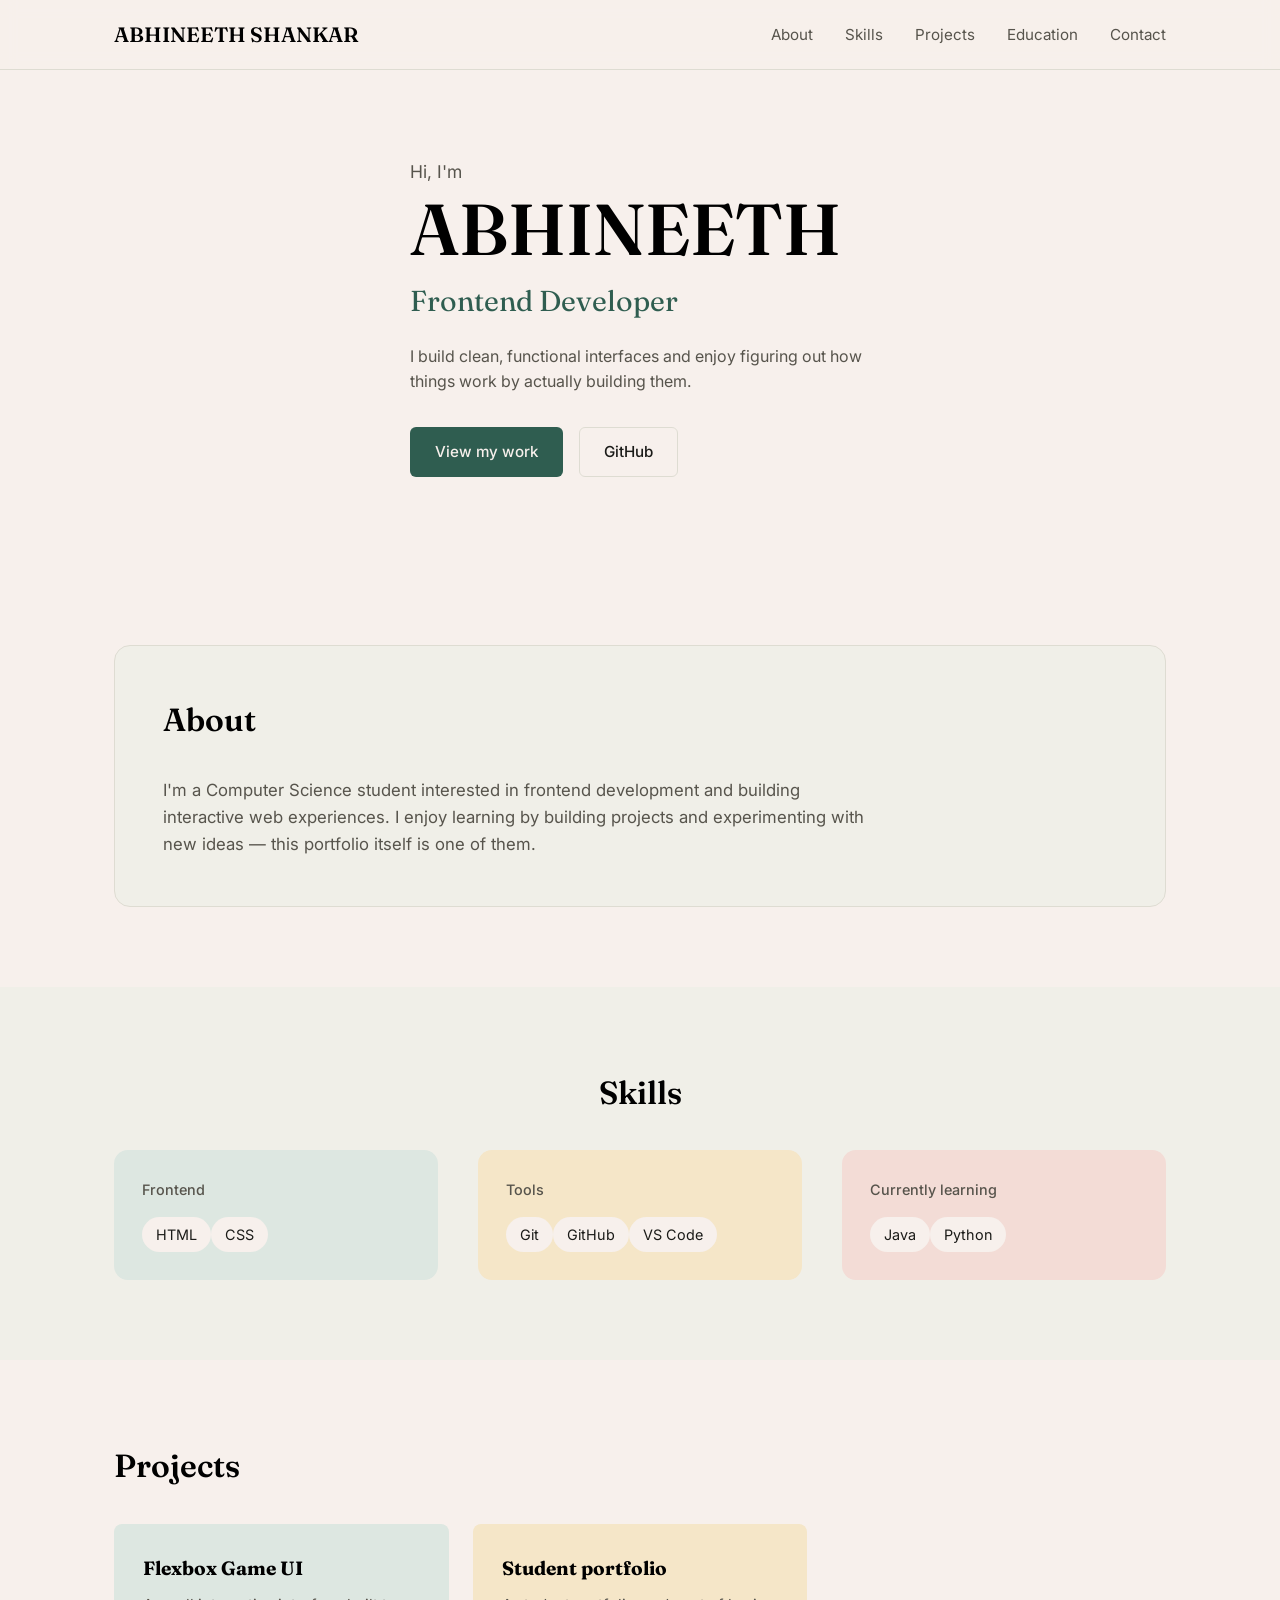
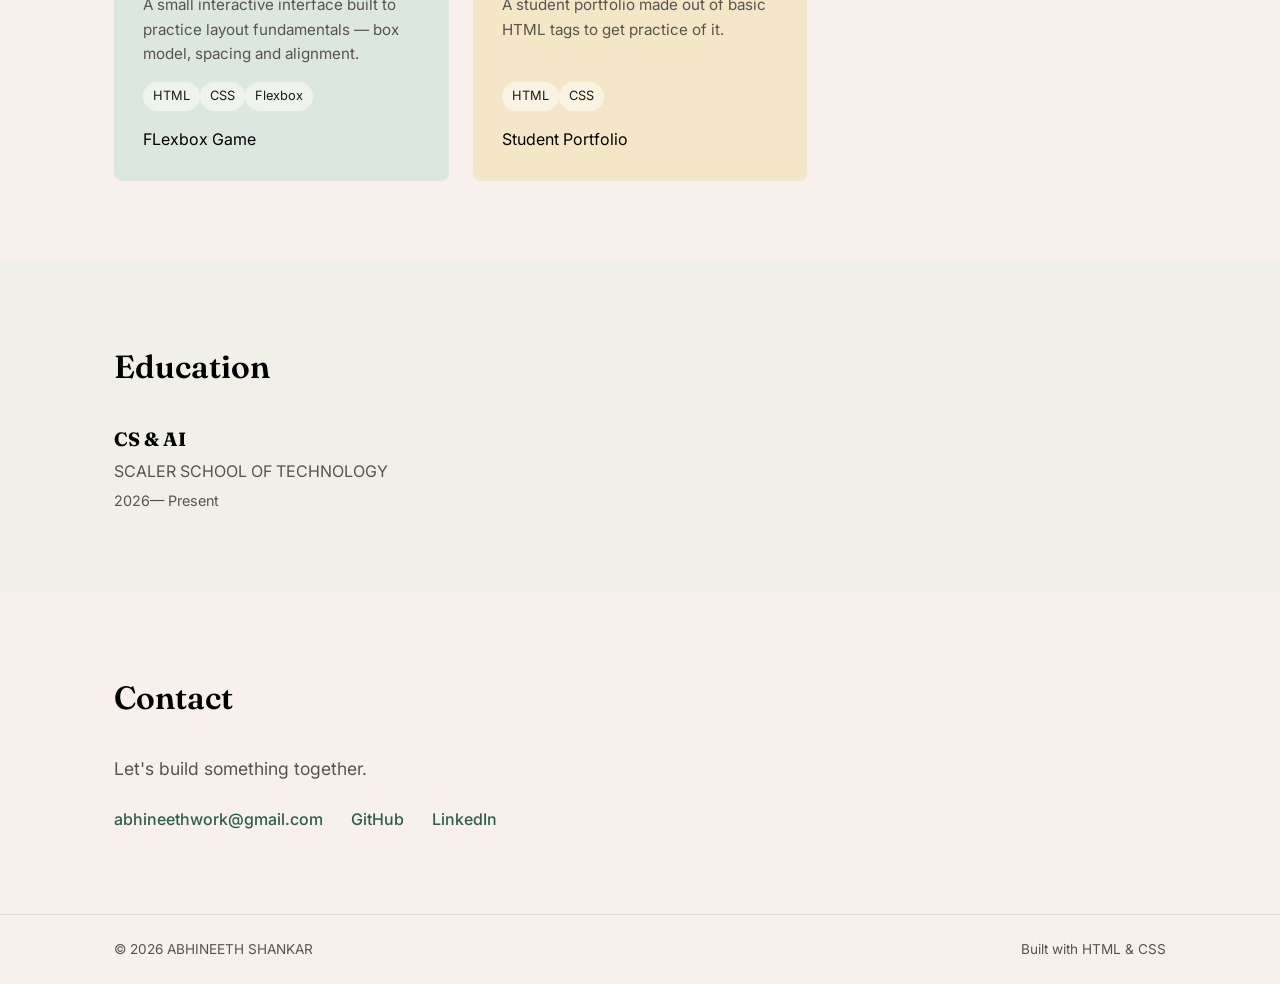
<file: index.html>
<!DOCTYPE html>
<html lang="en">
<head>
    <meta charset="UTF-8">
    <meta name="viewport" content="width=device-width, initial-scale=1.0">
    <title>Document</title>
</head>
<body>
    <!DOCTYPE html>
<html lang="en">
<head>
  <meta charset="UTF-8">
  <meta name="viewport" content="width=device-width, initial-scale=1.0">
  <title>Your Name — Portfolio</title>

  
  <link rel="preconnect" href="https://fonts.googleapis.com">
  <link href="https://fonts.googleapis.com/css2?family=Fraunces:opsz,wght@9..144,400;9..144,500;9..144,600&family=Inter:wght@400;500;600&display=swap" rel="stylesheet">

  <link rel="stylesheet" href="style.css">
</head>
<body>


  <header class="navbar">
    <nav class="nav-container">
      <a href="#" class="logo">ABHINEETH SHANKAR</a>

     
      <input type="checkbox" id="nav-toggle" class="nav-toggle">
      <label for="nav-toggle" class="nav-toggle-label" aria-label="Toggle menu">
        <span></span>
      </label>

      <ul class="nav-links">
        <li><a href="#about">About</a></li>
        <li><a href="#skills">Skills</a></li>
        <li><a href="#projects">Projects</a></li>
        <li><a href="#education">Education</a></li>
        <li><a href="#contact">Contact</a></li>
      </ul>

    </nav>
  </header>

  <main>

  
    <section id="hero" class="hero">
      <div class="container hero-content">
        <p class="eyebrow">Hi, I'm</p>
        <h1 class="hero-name">ABHINEETH</h1>
        <p class="hero-role">Frontend Developer</p>
        <p class="hero-intro">
          I build clean, functional interfaces and enjoy figuring out
          how things work by actually building them.
        </p>
        <div class="hero-actions">
          <a href="#projects" class="btn btn-primary">View my work</a>
          <a href="https://github.com/yourusername" class="btn btn-outline" target="_blank" rel="noopener">GitHub</a>
        </div>
      </div>
    </section>

  
    <section id="about" class="section">
      <div class="container">
        <div class="about-box">
          <h2 class="section-heading">About</h2>
          <p class="about-text">
            I'm a Computer Science student interested in frontend development
            and building interactive web experiences. I enjoy learning by
            building projects and experimenting with new ideas — this
            portfolio itself is one of them.
          </p>
        </div>
      </div>
    </section>

 
    <section id="skills" class="section section-alt">
      <div class="container">
        <h2 class="section-heading">Skills</h2>

        <div class="skills-grid">

          <div class="skill-group skill-group-frontend">
            <h3 class="skill-group-title">Frontend</h3>
            <ul class="pill-list">
              <li class="pill">HTML</li>
              <li class="pill">CSS</li>
            </ul>
          </div>

          <div class="skill-group skill-group-tools">
            <h3 class="skill-group-title">Tools</h3>
            <ul class="pill-list">
              <li class="pill">Git</li>
              <li class="pill">GitHub</li>
              <li class="pill">VS Code</li>
            </ul>
          </div>

          <div class="skill-group skill-group-learning">
            <h3 class="skill-group-title">Currently learning</h3>
            <ul class="pill-list">
              <li class="pill">Java</li>
              <li class="pill">Python</li>
            </ul>
          </div>

        </div>
      </div>
    </section>


    <section id="projects" class="section">
      <div class="container">
        <h2 class="section-heading">Projects</h2>

        <div class="projects-grid">

          <article class="project-card project-card-1">
            <h3 class="project-title">Flexbox Game UI</h3>
            <p class="project-desc">
              A small interactive interface built to practice layout
              fundamentals — box model, spacing and alignment.
            </p>
            <ul class="pill-list pill-list-tech">
              <li class="pill pill-tech">HTML</li>
              <li class="pill pill-tech">CSS</li>
              <li class="pill pill-tech">Flexbox</li>
            </ul>
              <a href="https://abhineeth6767.github.io/assignment_2.html" >FLexbox Game</a>
            
          </article>

          <article class="project-card project-card-2">
            <h3 class="project-title">Student portfolio</h3>
            <p class="project-desc">
              A student portfolio made out of basic HTML tags to get practice of it.
            </p>
            <ul class="pill-list pill-list-tech">
              <li class="pill pill-tech">HTML</li>
                <li class="pill pill-tech">CSS</li>
            </ul>
              <a href="https://abhineeth6767.github.io/assignment_1.html">Student Portfolio</a>
           
          </article>

        </div>
      </div>
    </section>


    <section id="education" class="section section-alt">
      <div class="container">
        <h2 class="section-heading">Education</h2>
        <div class="education-item">
          <h3 class="education-degree">CS & AI</h3>
          <p class="education-school">SCALER SCHOOL OF TECHNOLOGY</p>
          <p class="education-date">2026— Present</p>
        </div>
      </div>
    </section>


    <section id="contact" class="section">
      <div class="container">
        <h2 class="section-heading">Contact</h2>
        <p class="contact-text">Let's build something together.</p>

        <div class="contact-links">
          <a href=https://mail.google.com/mail/u/0/#inbox?compose=new>abhineethwork@gmail.com</a>
          <a href="https://github.com/Abhineeth6767" target="_blank" rel="noopener">GitHub</a>
          <a href="https://linkedin.com/in/abhineeth-shankar" target="_blank" rel="noopener">LinkedIn</a>
        </div>
      </div>
    </section>

  </main>


  <footer class="footer">
    <div class="container footer-content">
      <p>&copy; 2026 ABHINEETH SHANKAR</p>
      <p>Built with HTML &amp; CSS</p>
    </div>
  </footer>

</body>
</html>
</body>
</html>
</file>
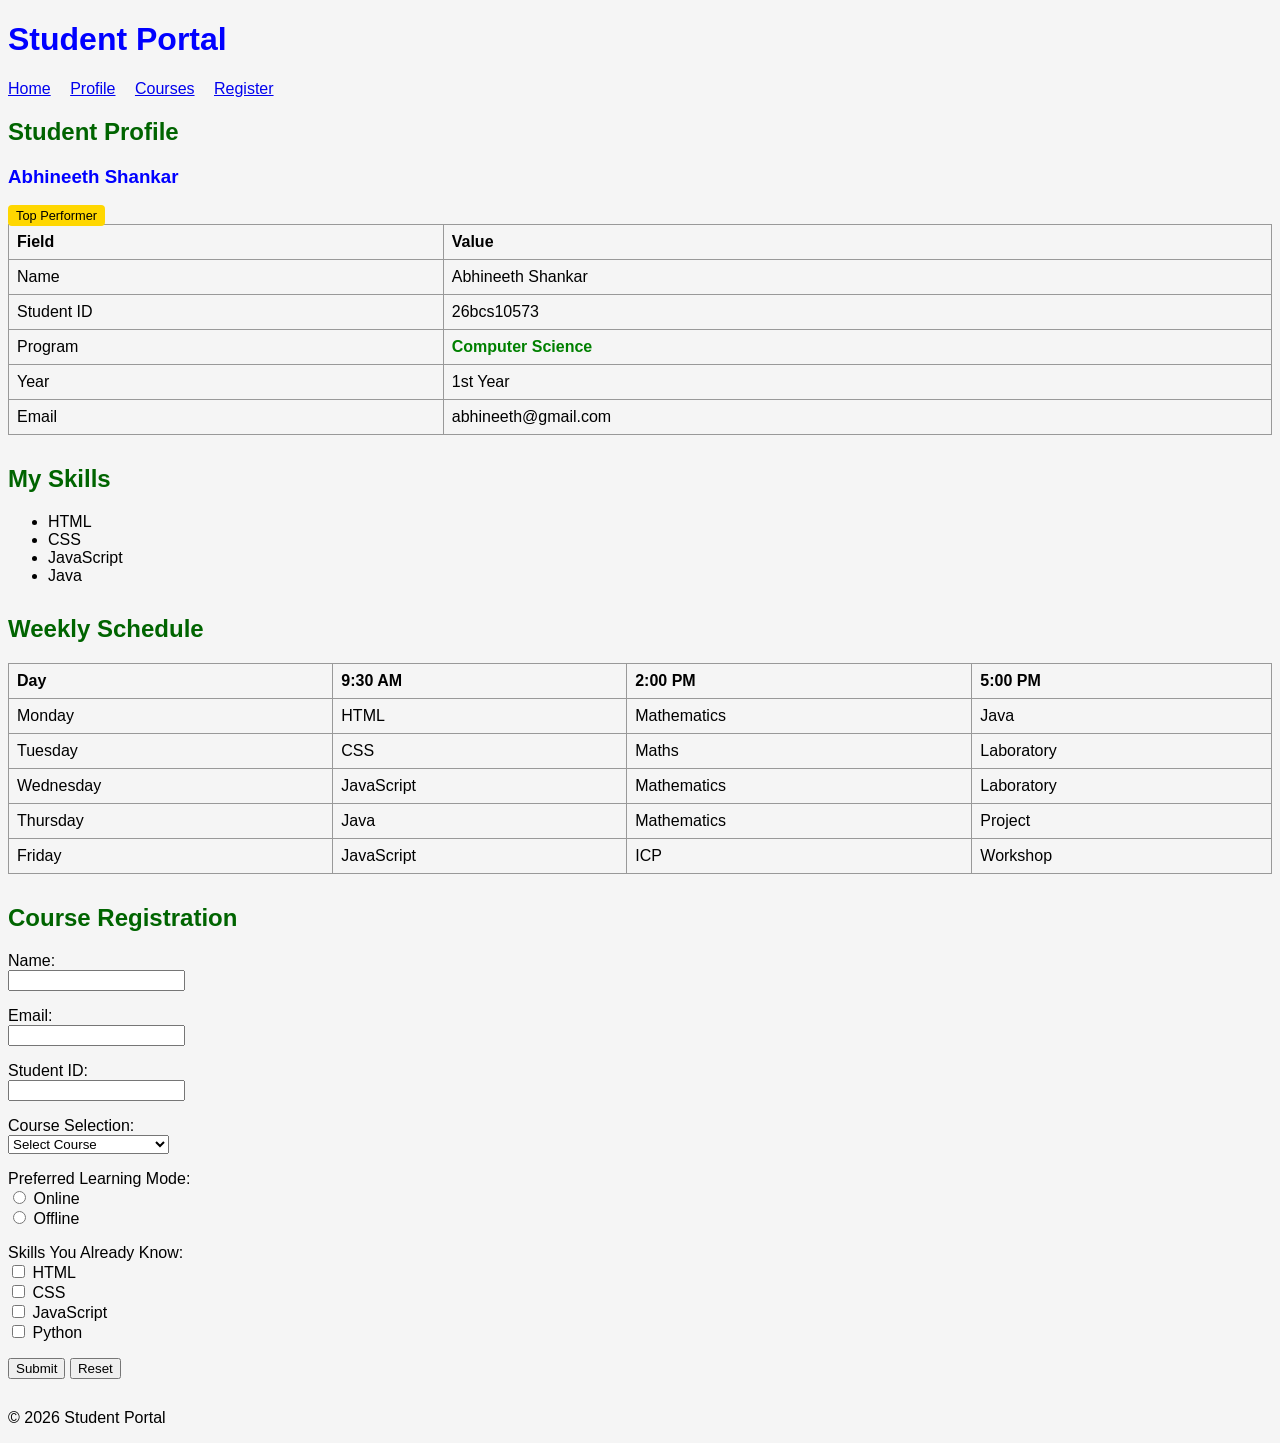
<file: assignment_1.html>
<!DOCTYPE html>
<html>
<head>
  <title>Student Portal</title>

  <style>

    
    body {
      background-color: #f5f5f5;
      font-family: Arial, sans-serif;
    }

 
    h1 {
      color: blue;
    }


    h2 {
      color: darkgreen;
    }

  
    .highlight {
      color: green;
      font-weight: bold;
    }

    #student-name {
      color: blue;
    }

    table {
      border-collapse: collapse;
      width: 100%;
      margin-bottom: 20px;
    }

    table, th, td {
      border: 1px solid #999;
    }

    th, td {
      padding: 8px;
      text-align: left;
    }

    nav a {
      margin-right: 15px;
    }

    section {
      margin-bottom: 30px;
    }

    .badge {
      background-color: gold;
      color: black;
      padding: 3px 8px;
      border-radius: 4px;
      font-size: 0.8em;
    }

  </style>
</head>
<body>

  <header>
    <h1>Student Portal</h1>
    <nav>
      <a href="#home">Home</a>
      <a href="#profile">Profile</a>
      <a href="#courses">Courses</a>
      <a href="#register">Register</a>
    </nav>
  </header>

  <main>

  
    <section id="profile">
      <h2>Student Profile</h2>

      <h3 id="student-name">Abhineeth Shankar</h3>
      <span class="badge">Top Performer</span>

      <table>
        <tr>
          <th>Field</th>
          <th>Value</th>
        </tr>
        <tr>
          <td>Name</td>
          <td>Abhineeth Shankar</td>
        </tr>
        <tr>
          <td>Student ID</td>
          <td>26bcs10573</td>
        </tr>
        <tr>
          <td>Program</td>
          <td class="highlight">Computer Science</td>
        </tr>
        <tr>
          <td>Year</td>
          <td>1st Year</td>
        </tr>
        <tr>
          <td>Email</td>
          <td>abhineeth@gmail.com</td>
        </tr>
      </table>
    </section>

    <section id="skills">
      <h2>My Skills</h2>
      <ul>
        <li>HTML</li>
        <li>CSS</li>
        <li>JavaScript</li>
        <li>Java</li>
      </ul>
    </section>


    <section id="schedule">
      <h2>Weekly Schedule</h2>
      <table>
        <tr>
          <th>Day</th>
          <th>9:30 AM</th>
          <th>2:00 PM</th>
          <th>5:00 PM</th>
        </tr>
        <tr>
          <td>Monday</td>
          <td>HTML</td>
          <td>Mathematics</td>
          <td>Java</td>
        </tr>
        <tr>
          <td>Tuesday</td>
          <td>CSS</td>
          <td>Maths</td>
          <td>Laboratory</td>
        </tr>
        <tr>
          <td>Wednesday</td>
          <td>JavaScript</td>
          <td>Mathematics</td>
          <td>Laboratory</td>
        </tr>
        <tr>
          <td>Thursday</td>
          <td>Java</td>
          <td>Mathematics</td>
          <td>Project</td>
        </tr>
        <tr>
          <td>Friday</td>
          <td>JavaScript</td>
          <td>ICP</td>
          <td>Workshop</td>
        </tr>
      </table>
    </section>

   
    <section id="register">
      <h2>Course Registration</h2>

      <form>

        <p>
          <label for="name">Name:</label><br>
          <input type="text" id="name" name="name">
        </p>

        <p>
          <label for="email">Email:</label><br>
          <input type="email" id="email" name="email">
        </p>

        <p>
          <label for="studentid">Student ID:</label><br>
          <input type="text" id="studentid" name="studentid">
        </p>

        <p>
          <label for="course">Course Selection:</label><br>
          <select id="course" name="course">
            <option value="">Select Course</option>
            <option value="htmlcss">HTML & CSS</option>
            <option value="javascript">JavaScript</option>
            <option value="python">Python</option>
            <option value="dsa">Data Structures</option>
            <option value="dbms">Database Management</option>
          </select>
        </p>

        <p>
          Preferred Learning Mode:<br>
          <input type="radio" id="online" name="mode" value="online">
          <label for="online">Online</label><br>
          <input type="radio" id="offline" name="mode" value="offline">
          <label for="offline">Offline</label>
        </p>

        <p>
          Skills You Already Know:<br>
          <input type="checkbox" id="skill-html" name="skills" value="html">
          <label for="skill-html">HTML</label><br>
          <input type="checkbox" id="skill-css" name="skills" value="css">
          <label for="skill-css">CSS</label><br>
          <input type="checkbox" id="skill-js" name="skills" value="javascript">
          <label for="skill-js">JavaScript</label><br>
          <input type="checkbox" id="skill-python" name="skills" value="python">
          <label for="skill-python">Python</label>
        </p>

        <p>
          <button type="submit">Submit</button>
          <button type="reset">Reset</button>
        </p>

      </form>
    </section>

  </main>

  <footer>
    <p>&copy; 2026 Student Portal</p>
  </footer>

</body>
</html>
</file>
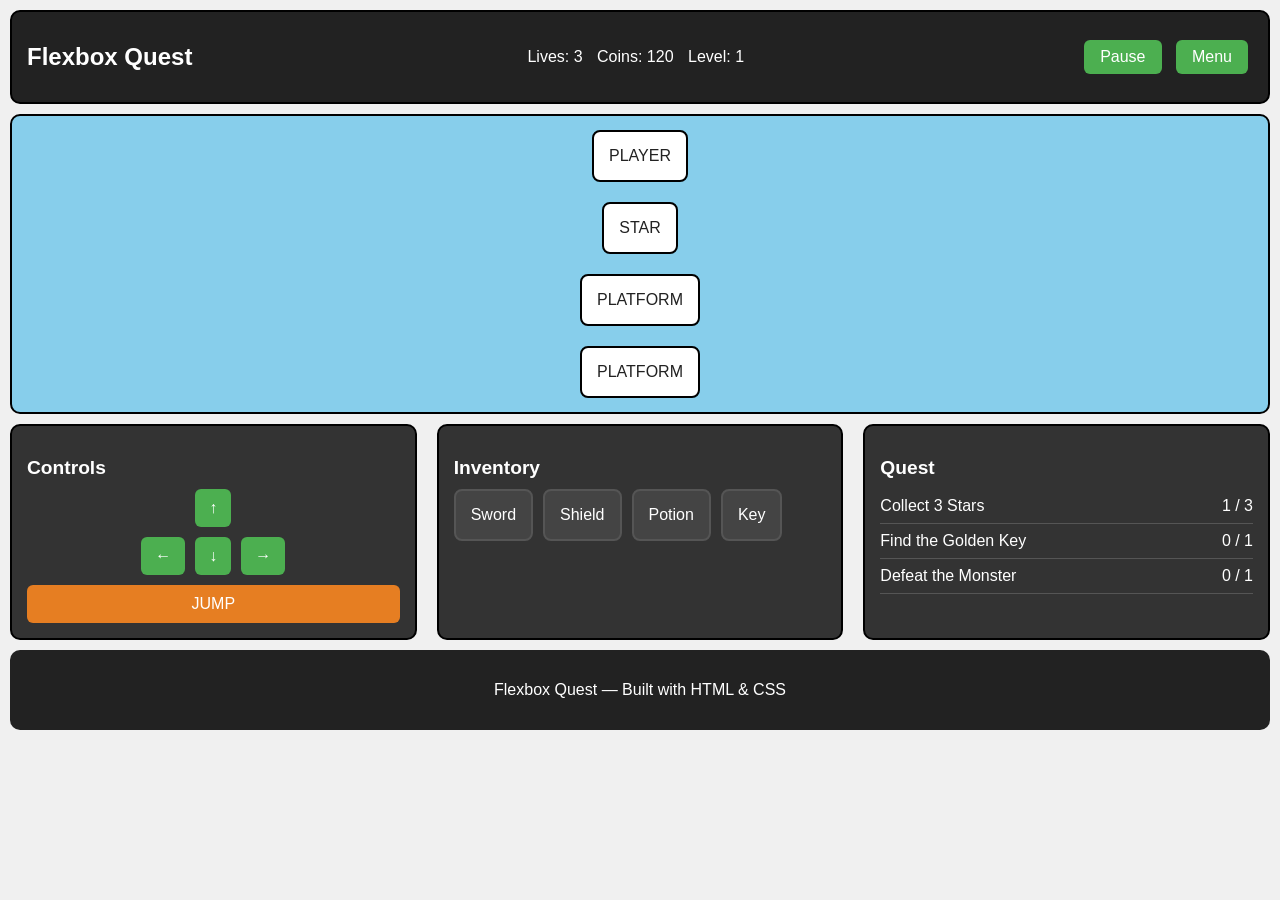
<file: assignment_2.html>
<!DOCTYPE html>
<html>
<head>
  <title>Flexbox Quest</title>
  <link rel="stylesheet" href="styles.css">
</head>
<body>

  <header class="game-header">
    <h1>Flexbox Quest</h1>

    <div class="game-info">
      <span>Lives: 3</span>
      <span>Coins: 120</span>
      <span>Level: 1</span>
    </div>

    <div class="header-actions">
      <button>Pause</button>
      <button>Menu</button>
    </div>
  </header>

  <main>

    <section class="game-area">
      <div class="player">PLAYER</div>
      <div class="star">STAR</div>
      <div class="platform">PLATFORM</div>
      <div class="platform">PLATFORM</div>
    </section>

    <section class="game-panels">

      <div class="panel controls">
        <h2>Controls</h2>

        <div class="control-row">
          <button>&uarr;</button>
        </div>

        <div class="control-row">
          <button>&larr;</button>
          <button>&darr;</button>
          <button>&rarr;</button>
        </div>

        <button class="jump-btn">JUMP</button>
      </div>

      <div class="panel inventory">
        <h2>Inventory</h2>

        <div class="inventory-items">
          <div class="item">Sword</div>
          <div class="item">Shield</div>
          <div class="item">Potion</div>
          <div class="item">Key</div>
        </div>
      </div>

      <div class="panel quest">
        <h2>Quest</h2>

        <div class="quest-item">
          <span>Collect 3 Stars</span>
          <span>1 / 3</span>
        </div>

        <div class="quest-item">
          <span>Find the Golden Key</span>
          <span>0 / 1</span>
        </div>

        <div class="quest-item">
          <span>Defeat the Monster</span>
          <span>0 / 1</span>
        </div>
      </div>

    </section>

  </main>

  <footer>
    <p>Flexbox Quest &mdash; Built with HTML &amp; CSS</p>
  </footer>

</body>
</html>
</file>
<file: style.css>
* {
  margin: 0;
  padding: 0;
  box-sizing: border-box; 
}

html {
  scroll-behavior: smooth; 
}

body {
  font-family: "Inter", sans-serif;
  background-color: #f7f0ec; 
  line-height: 1.6;
}

a {
  text-decoration: none;
  color: inherit;
}

ul {
  list-style: none;
}

img {
  max-width: 100%;
  display: block;
}


.container {
  max-width: 1100px;
  margin: 0 auto;
  padding: 0 24px;
}


.navbar {
  position: sticky;
  top: 0;
  z-index: 100;
  background-color: rgba(247, 240, 236, 0.85);
  backdrop-filter: blur(8px);
  border-bottom: 1px solid #dedcd2;
}

.nav-container {
  max-width: 1100px;
  margin: 0 auto;
  padding: 18px 24px;
  display: flex;
  align-items: center;
  justify-content: space-between;
}

.logo {
  font-family: "Fraunces", serif;
  font-size: 1.3rem;
  font-weight: 600;
}

.nav-links {
  display: flex;    
  gap: 32px;
}

.nav-links a {
  font-size: 0.95rem;
  color: #57544c;
  transition: color 0.2s ease;
}

.nav-links a:hover {
  color: #2f5d50; 
}


.nav-toggle,
.nav-toggle-label {
  display: none;
}


.hero {
  min-height: 55vh;
  display: flex;
  align-items: center;
}

.hero-content {
  padding-top: 60px;
  padding-bottom: 60px;
  animation: fade-in-up 0.8s ease both;
}

.eyebrow {
  color: #57544c;
  font-size: 1.1rem;
  margin-bottom: 4px;
}

.hero-name {
  font-family: "Fraunces", serif;
  font-weight: 600;
  font-size: clamp(2.5rem, 6vw, 4.5rem); 
  line-height: 1.1;
}

.hero-role {
  font-family: "Fraunces", serif;
  font-size: clamp(1.3rem, 3vw, 1.8rem);
  color: #2f5d50;
  margin-top: 8px;
}

.hero-intro {
  max-width: 46ch; 
  color: #57544c;
  margin-top: 20px;
}

.hero-actions {
  display: flex;
  gap: 16px;
  margin-top: 32px;
  flex-wrap: wrap;
}

@keyframes fade-in-up {
  from {
    opacity: 0;
    transform: translateY(16px);
  }
  to {
    opacity: 1;
    transform: translateY(0);
  }
}


.btn {
  display: inline-block;
  padding: 12px 24px;
  border-radius: 6px;
  font-size: 0.95rem;
  font-weight: 500;
  border: 1px solid transparent;
  transition: transform 0.15s ease, background-color 0.15s ease, border-color 0.15s ease;
}

.btn-primary {
  background-color: #2f5d50;
  color: #f7f0ec;
}

.btn-primary:hover {
  transform: translateY(-2px);
}

.btn-outline {
  border-color: #dedcd2;
  color: #1b1b18;
}

.btn-outline:hover {
  border-color: #2f5d50;
  color: #2f5d50;
}


.section {
  padding: 80px 0;
}

.section-alt {
  background-color: #f0efe8;
}

.section-heading {
  font-family: "Fraunces", serif;
  font-size: 2rem;
  font-weight: 600;
  margin-bottom: 32px;
}


.about-box {
  background-color: #f0efe8; 
  border: 1px solid #dedcd2;
  border-radius: 16px;
  padding: 48px;
}

.about-text {
  max-width: 65ch;
  color: #57544c;
  font-size: 1.05rem;
}


#skills .section-heading {
  text-align: center;
}

.skills-grid {
  display: grid;
  grid-template-columns: repeat(3, 1fr); 
  gap: 40px;
}

.skill-group-title {
  font-size: 0.9rem;
  color: #57544c;
  margin-bottom: 16px;
  font-weight: 500;
}


.skill-group {
  padding: 28px;
  border-radius: 14px;
  transition: transform 0.2s ease;
}

.skill-group:hover {
  transform: translateY(-4px);
}

.skill-group-frontend { background-color: #dde7e1; } 
.skill-group-tools    { background-color: #f5e6c8; } 
.skill-group-learning { background-color: #f3dcd6; } 

.pill-list {
  display: flex;
  flex-wrap: wrap;  
}

.pill {
  background-color: #f7f0ec; 
  color: #1b1b18;
  padding: 6px 14px;
  border-radius: 20px;
  font-size: 0.9rem;
}



.projects-grid {
  display: grid;
  grid-template-columns: repeat(3, 1fr);
  gap: 24px;
}

.project-card {
  border: 1px solid transparent; 
  border-radius: 8px;
  padding: 28px;
  display: flex;
  flex-direction: column;
  transition: transform 0.2s ease, border-color 0.2s ease;
}

.project-card:hover {
  transform: translateY(-4px);
  border-color: #2f5d50;
}


.project-card-1 { background-color: #dde7e1; } 
.project-card-2 { background-color: #f5e6c8; } 
.project-card-3 { background-color: #f3dcd6; } 

.project-title {
  font-family: "Fraunces", serif;
  font-size: 1.2rem;
  margin-bottom: 10px;
}

.project-desc {
  color: #57544c;
  font-size: 0.95rem;
  flex-grow: 1; 
}

.pill-list-tech {
  margin: 16px 0;
}

.pill-tech {
  background-color: rgba(255, 255, 255, 0.5); 
  border: none;
  color: #1b1b18;
  padding: 4px 10px;
  font-size: 0.8rem;
}

.project-links {
  display: flex;
  gap: 20px;
  margin-top: 8px;
}

.project-links a {
  font-size: 0.9rem;
  font-weight: 500;
  color: #2f5d50;
  border-bottom: 1px solid transparent;
  transition: border-color 0.2s ease;
}

.project-links a:hover {
  border-color: #2f5d50;
}


.education-degree {
  font-family: "Fraunces", serif;
  font-size: 1.2rem;
}

.education-school {
  color: #57544c;
  margin-top: 4px;
}

.education-date {
  color: #57544c;
  font-size: 0.9rem;
  margin-top: 4px;
}


.contact-text {
  font-size: 1.1rem;
  color: #57544c;
  margin-bottom: 24px;
}

.contact-links {
  display: flex;
  gap: 28px;
  flex-wrap: wrap;
}

.contact-links a {
  font-weight: 500;
  color: #2f5d50;
  border-bottom: 1px solid transparent;
  transition: border-color 0.2s ease;
}

.contact-links a:hover {
  border-color: #2f5d50;
}


.footer {
  border-top: 1px solid #dedcd2;
  padding: 24px 0;
}

.footer-content {
  display: flex;
  justify-content: space-between;
  color: #57544c;
  font-size: 0.85rem;
  flex-wrap: wrap;
  gap: 8px;
}


@media (max-width: 768px) {
  .skills-grid {
    grid-template-columns: 1fr; 
  }

  .projects-grid {
    grid-template-columns: 1fr;
  }

 
  .nav-toggle-label {
    display: block;
    cursor: pointer;
    width: 24px;
    height: 18px;
    position: relative;
  }

  .nav-toggle-label span,
  .nav-toggle-label span::before,
  .nav-toggle-label span::after {
    content: "";
    position: absolute;
    left: 0;
    width: 100%;
    height: 2px;
    background-color: #1b1b18;
  }

  .nav-toggle-label span {
    top: 8px;
  }

  .nav-toggle-label span::before {
    top: -8px;
  }

  .nav-toggle-label span::after {
    top: 8px;
  }

  .nav-links {
    position: absolute;
    top: 100%;
    left: 0;
    right: 0;
    flex-direction: column;   
    background-color: #f7f0ec;
    border-bottom: 1px solid #dedcd2;
    padding: 24px;
    gap: 20px;

   
    display: none;
  }


  .nav-toggle:checked ~ .nav-links {
    display: flex;
  }
}

/* Small phones */
@media (max-width: 480px) {
  .hero-actions {
    flex-direction: column;
  }

  .btn {
    text-align: center;
  }
}


@media (prefers-reduced-motion: reduce) {
  html {
    scroll-behavior: auto;
  }
  .hero-content {
    animation: none;
  }
}
</file>
<file: styles.css>
/* Basic reset */
* {
  box-sizing: border-box;
}

body {
  margin: 0;
  font-family: Arial, sans-serif;
  background-color: #f0f0f0;
  color: #222;
}

.game-header {
  display: flex;                 
  justify-content: space-between; 
  align-items: center;            
  gap: 20px;

  background-color: #222;
  color: white;
  padding: 15px;
  margin: 10px;
  border: 2px solid #000;
  border-radius: 10px;
}

.game-header h1 {
  font-size: 1.5rem;
}

.game-info span {
  display: inline-block;
  margin: 0 5px;
}

.header-actions button {
  padding: 8px 16px;
  margin: 0 5px;
  border: none;
  border-radius: 6px;
  background-color: #4caf50;
  color: white;
  font-size: 1rem;
}


.game-area {
  display: flex;         
  flex-direction: column;
  justify-content: center;
  align-items: center;
  gap: 20px;

  height: 300px;
  background-color: #87ceeb;
  margin: 10px;
  padding: 20px;
  border: 2px solid #000;
  border-radius: 10px;
}

.player,
.star,
.platform {
  padding: 15px;
  border: 2px solid #000;
  border-radius: 8px;
  background-color: white;
}


.game-panels {
  display: flex;     
  gap: 20px;
  margin: 10px;
}

.panel {
  display: block;      
  flex: 1;            

  background-color: #333;
  color: white;
  padding: 15px;
  border: 2px solid #000;
  border-radius: 10px;
}

.panel h2 {
  font-size: 1.2rem;
  margin-bottom: 10px;
}


.control-row {
  display: flex;
  justify-content: center;
  align-items: center;
  gap: 10px;
  margin-bottom: 10px;
}

.control-row button {
  padding: 10px 14px;
  border: none;
  border-radius: 6px;
  background-color: #4caf50;
  color: white;
  font-size: 1rem;
}

.jump-btn {
  display: block;
  width: 100%;
  padding: 10px;
  border: none;
  border-radius: 6px;
  background-color: #e67e22;
  color: white;
  font-size: 1rem;
}


.inventory-items {
  display: flex;
  flex-wrap: wrap;   
  gap: 10px;
}

.item {
  padding: 15px;
  border: 2px solid #555;
  border-radius: 8px;
  background-color: #444;
}


.quest-item {
  display: flex;
  justify-content: space-between; 
  align-items: center;
  padding: 8px 0;
  border-bottom: 1px solid #555;
}

.quest-item span:first-child {
  display: inline;  
}


footer {
  text-align: center;
  padding: 15px;
  margin: 10px;
  background-color: #222;
  color: white;
  border-radius: 10px;
}


@media (max-width: 768px) {

  .game-panels {
    flex-direction: column;   
  }

  .game-header {
    flex-direction: column;
    gap: 10px;
  }

  .game-area {
    height: auto;
  }

}
</file>
